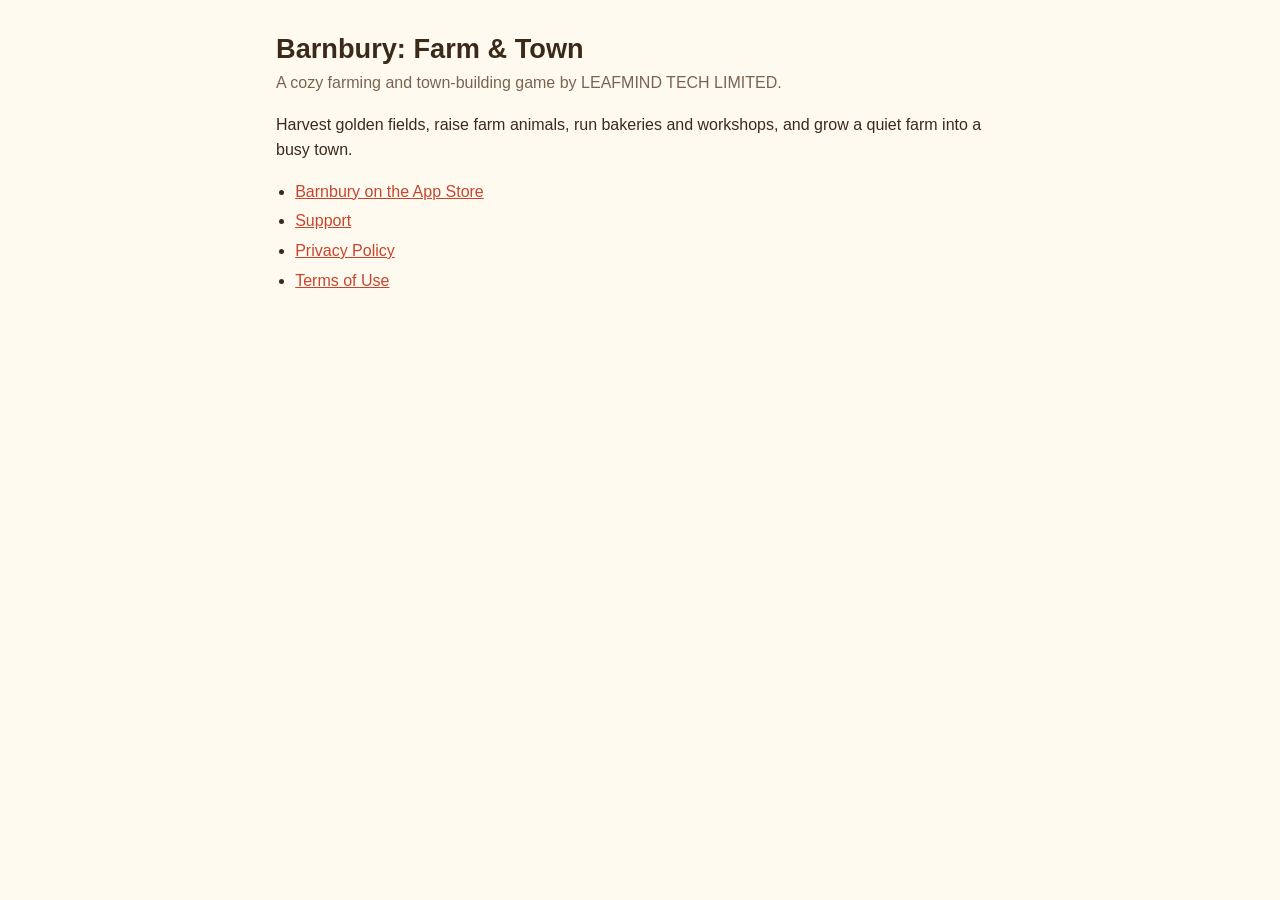
<file: index.html>
<!doctype html>
<html lang="en">
<head>
<meta charset="utf-8">
<meta name="viewport" content="width=device-width, initial-scale=1">
<title>Barnbury: Farm &amp; Town</title>
<link rel="stylesheet" href="style.css">
</head>
<body>
<main>
<h1>Barnbury: Farm &amp; Town</h1>
<p class="meta">A cozy farming and town-building game by LEAFMIND TECH LIMITED.</p>
<p>Harvest golden fields, raise farm animals, run bakeries and workshops, and grow a quiet farm into a busy town.</p>
<ul>
<li><a href="https://apps.apple.com/app/id6826962132">Barnbury on the App Store</a></li>
<li><a href="support.html">Support</a></li>
<li><a href="privacy.html">Privacy Policy</a></li>
<li><a href="https://www.apple.com/legal/internet-services/itunes/dev/stdeula/">Terms of Use</a></li>
</ul>
</main>
</body>
</html>
</file>
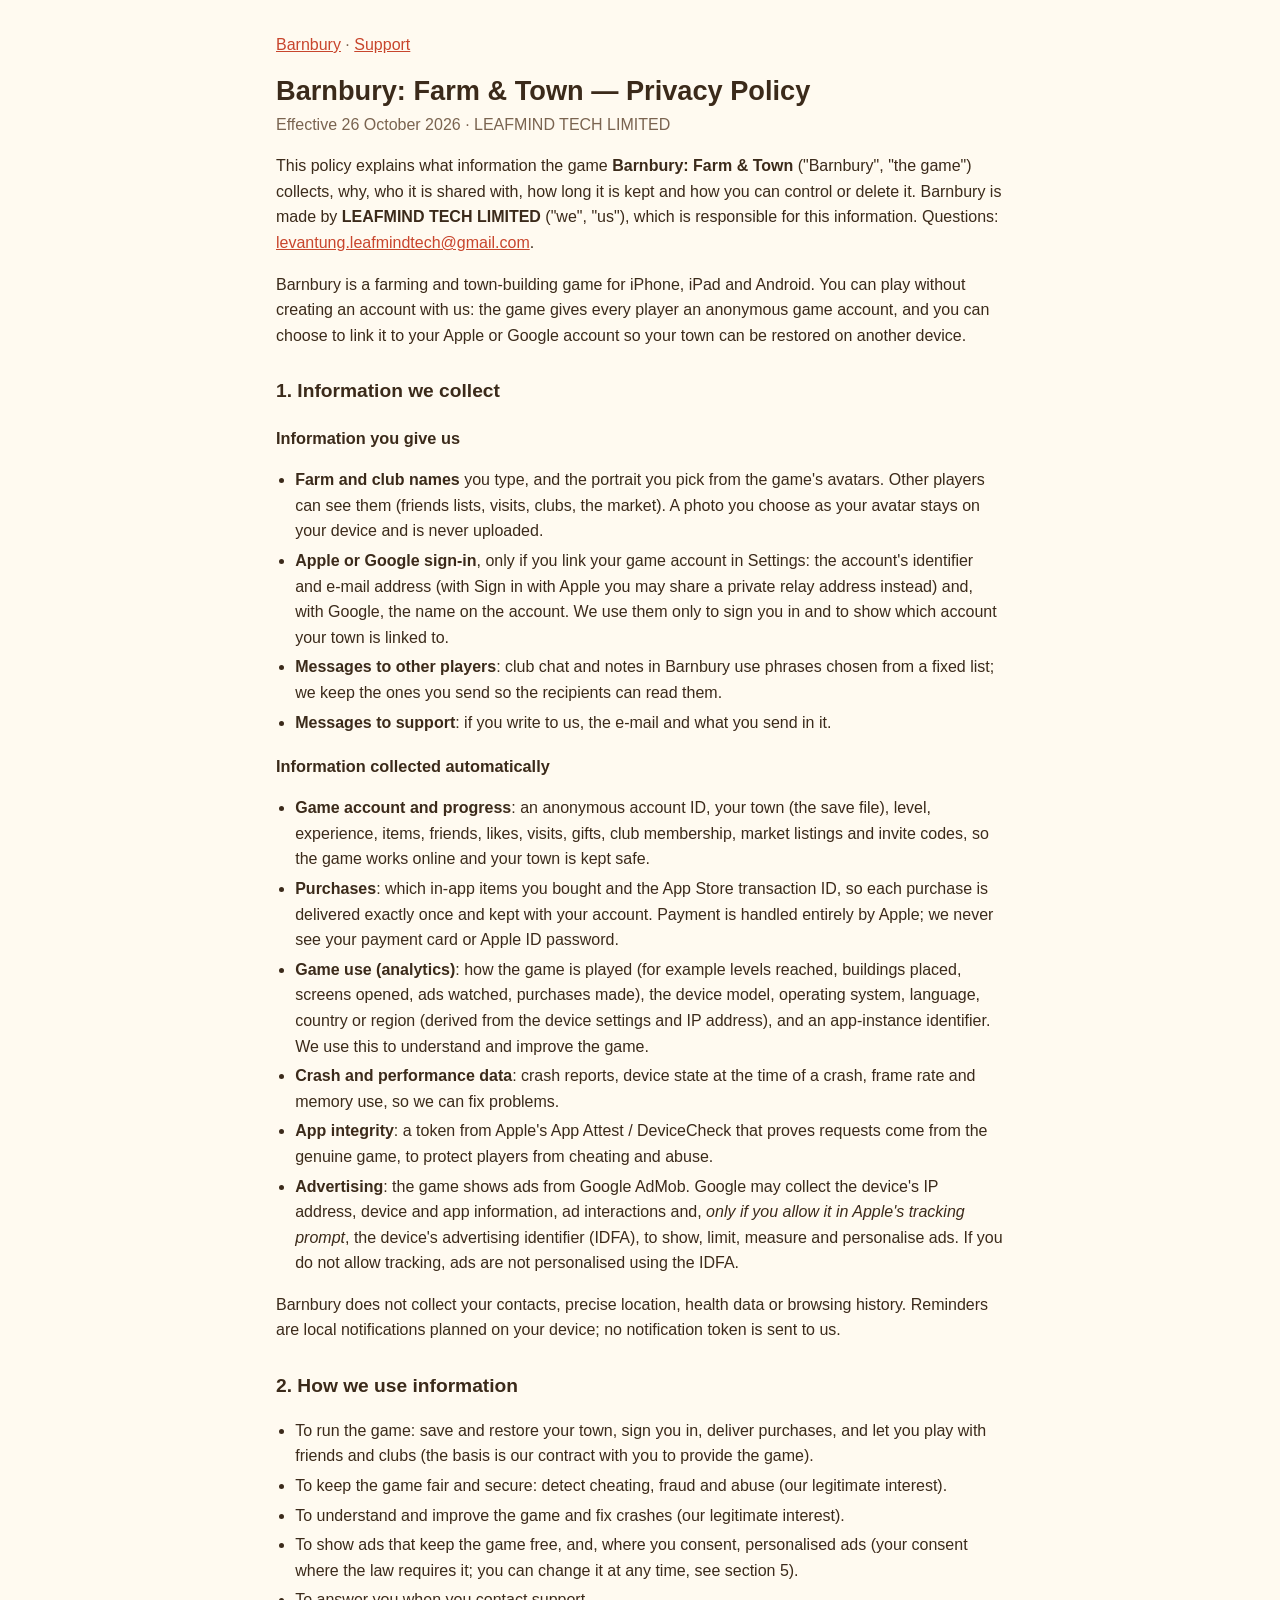
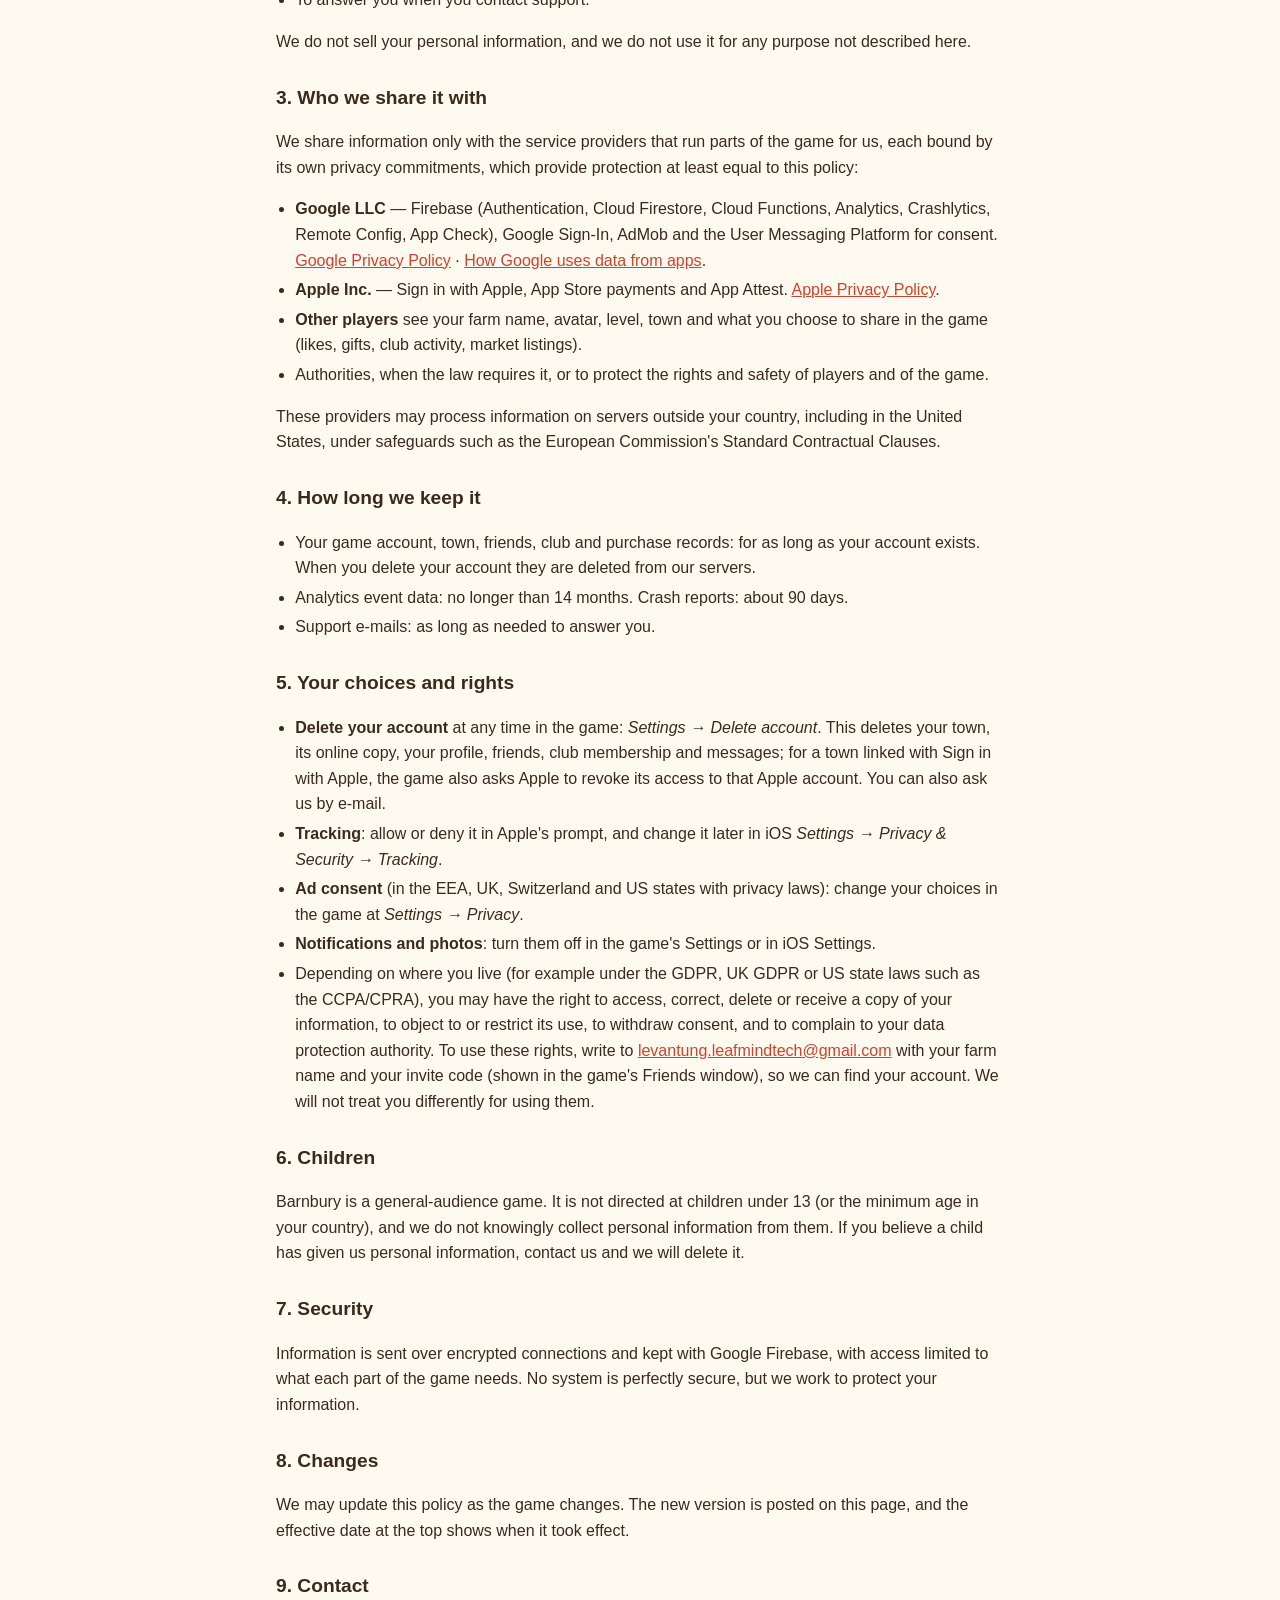
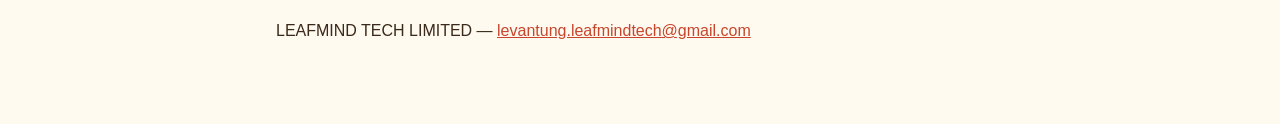
<file: privacy.html>
<!doctype html>
<html lang="en">
<head>
<meta charset="utf-8">
<meta name="viewport" content="width=device-width, initial-scale=1">
<title>Barnbury Privacy Policy</title>
<link rel="stylesheet" href="style.css">
</head>
<body>
<main>
<p class="crumbs"><a href="./">Barnbury</a> · <a href="support.html">Support</a></p>
<h1>Barnbury: Farm &amp; Town — Privacy Policy</h1>
<p class="meta">Effective 26 October 2026 · LEAFMIND TECH LIMITED</p>

<p>This policy explains what information the game <strong>Barnbury: Farm &amp; Town</strong> ("Barnbury", "the game")
collects, why, who it is shared with, how long it is kept and how you can control or delete it. Barnbury is made by
<strong>LEAFMIND TECH LIMITED</strong> ("we", "us"), which is responsible for this information. Questions:
<a href="mailto:levantung.leafmindtech@gmail.com">levantung.leafmindtech@gmail.com</a>.</p>

<p>Barnbury is a farming and town-building game for iPhone, iPad and Android. You can play without creating an
account with us: the game gives every player an anonymous game account, and you can choose to link it to your Apple or
Google account so your town can be restored on another device.</p>

<h2>1. Information we collect</h2>

<h3>Information you give us</h3>
<ul>
<li><strong>Farm and club names</strong> you type, and the portrait you pick from the game's avatars. Other players can
see them (friends lists, visits, clubs, the market). A photo you choose as your avatar stays on your device and is never
uploaded.</li>
<li><strong>Apple or Google sign-in</strong>, only if you link your game account in Settings: the account's identifier
and e-mail address (with Sign in with Apple you may share a private relay address instead) and, with Google, the name
on the account. We use them only to sign you in and to show which account your town is linked to.</li>
<li><strong>Messages to other players</strong>: club chat and notes in Barnbury use phrases chosen from a fixed list;
we keep the ones you send so the recipients can read them.</li>
<li><strong>Messages to support</strong>: if you write to us, the e-mail and what you send in it.</li>
</ul>

<h3>Information collected automatically</h3>
<ul>
<li><strong>Game account and progress</strong>: an anonymous account ID, your town (the save file), level, experience,
items, friends, likes, visits, gifts, club membership, market listings and invite codes, so the game works online and
your town is kept safe.</li>
<li><strong>Purchases</strong>: which in-app items you bought and the App Store transaction ID, so each purchase is
delivered exactly once and kept with your account. Payment is handled entirely by Apple; we never see your payment
card or Apple ID password.</li>
<li><strong>Game use (analytics)</strong>: how the game is played (for example levels reached, buildings placed, screens
opened, ads watched, purchases made), the device model, operating system, language, country or region (derived from the
device settings and IP address), and an app-instance identifier. We use this to understand and improve the game.</li>
<li><strong>Crash and performance data</strong>: crash reports, device state at the time of a crash, frame rate and memory
use, so we can fix problems.</li>
<li><strong>App integrity</strong>: a token from Apple's App Attest / DeviceCheck that proves requests come from the
genuine game, to protect players from cheating and abuse.</li>
<li><strong>Advertising</strong>: the game shows ads from Google AdMob. Google may collect the device's IP address,
device and app information, ad interactions and, <em>only if you allow it in Apple's tracking prompt</em>, the device's
advertising identifier (IDFA), to show, limit, measure and personalise ads. If you do not allow tracking, ads are
not personalised using the IDFA.</li>
</ul>
<p>Barnbury does not collect your contacts, precise location, health data or browsing history. Reminders are local
notifications planned on your device; no notification token is sent to us.</p>

<h2>2. How we use information</h2>
<ul>
<li>To run the game: save and restore your town, sign you in, deliver purchases, and let you play with friends and
clubs (the basis is our contract with you to provide the game).</li>
<li>To keep the game fair and secure: detect cheating, fraud and abuse (our legitimate interest).</li>
<li>To understand and improve the game and fix crashes (our legitimate interest).</li>
<li>To show ads that keep the game free, and, where you consent, personalised ads (your consent where the law requires
it; you can change it at any time, see section 5).</li>
<li>To answer you when you contact support.</li>
</ul>
<p>We do not sell your personal information, and we do not use it for any purpose not described here.</p>

<h2>3. Who we share it with</h2>
<p>We share information only with the service providers that run parts of the game for us, each bound by its own
privacy commitments, which provide protection at least equal to this policy:</p>
<ul>
<li><strong>Google LLC</strong> — Firebase (Authentication, Cloud Firestore, Cloud Functions, Analytics, Crashlytics,
Remote Config, App Check), Google Sign-In, AdMob and the User Messaging Platform for consent.
<a href="https://policies.google.com/privacy">Google Privacy Policy</a> ·
<a href="https://policies.google.com/technologies/partner-sites">How Google uses data from apps</a>.</li>
<li><strong>Apple Inc.</strong> — Sign in with Apple, App Store payments and App Attest.
<a href="https://www.apple.com/legal/privacy/">Apple Privacy Policy</a>.</li>
<li><strong>Other players</strong> see your farm name, avatar, level, town and what you choose to share in the game
(likes, gifts, club activity, market listings).</li>
<li>Authorities, when the law requires it, or to protect the rights and safety of players and of the game.</li>
</ul>
<p>These providers may process information on servers outside your country, including in the United States, under
safeguards such as the European Commission's Standard Contractual Clauses.</p>

<h2>4. How long we keep it</h2>
<ul>
<li>Your game account, town, friends, club and purchase records: for as long as your account exists. When you delete
your account they are deleted from our servers.</li>
<li>Analytics event data: no longer than 14 months. Crash reports: about 90 days.</li>
<li>Support e-mails: as long as needed to answer you.</li>
</ul>

<h2>5. Your choices and rights</h2>
<ul>
<li><strong>Delete your account</strong> at any time in the game: <em>Settings → Delete account</em>. This deletes
your town, its online copy, your profile, friends, club membership and messages; for a town linked with Sign in with
Apple, the game also asks Apple to revoke its access to that Apple account. You can also ask us by e-mail.</li>
<li><strong>Tracking</strong>: allow or deny it in Apple's prompt, and change it later in iOS <em>Settings → Privacy &amp;
Security → Tracking</em>.</li>
<li><strong>Ad consent</strong> (in the EEA, UK, Switzerland and US states with privacy laws): change your choices in the
game at <em>Settings → Privacy</em>.</li>
<li><strong>Notifications and photos</strong>: turn them off in the game's Settings or in iOS Settings.</li>
<li>Depending on where you live (for example under the GDPR, UK GDPR or US state laws such as the CCPA/CPRA), you may
have the right to access, correct, delete or receive a copy of your information, to object to or restrict its use, to
withdraw consent, and to complain to your data protection authority. To use these rights, write to
<a href="mailto:levantung.leafmindtech@gmail.com">levantung.leafmindtech@gmail.com</a> with your farm name and
your invite code (shown in the game's Friends window), so we can find your account. We will not treat you differently for using them.</li>
</ul>

<h2>6. Children</h2>
<p>Barnbury is a general-audience game. It is not directed at children under 13 (or the minimum age in your country),
and we do not knowingly collect personal information from them. If you believe a child has given us personal
information, contact us and we will delete it.</p>

<h2>7. Security</h2>
<p>Information is sent over encrypted connections and kept with Google Firebase, with access limited to what each part
of the game needs. No system is perfectly secure, but we work to protect your information.</p>

<h2>8. Changes</h2>
<p>We may update this policy as the game changes. The new version is posted on this page, and the effective date at the
top shows when it took effect.</p>

<h2>9. Contact</h2>
<p>LEAFMIND TECH LIMITED — <a href="mailto:levantung.leafmindtech@gmail.com">levantung.leafmindtech@gmail.com</a></p>
</main>
</body>
</html>
</file>
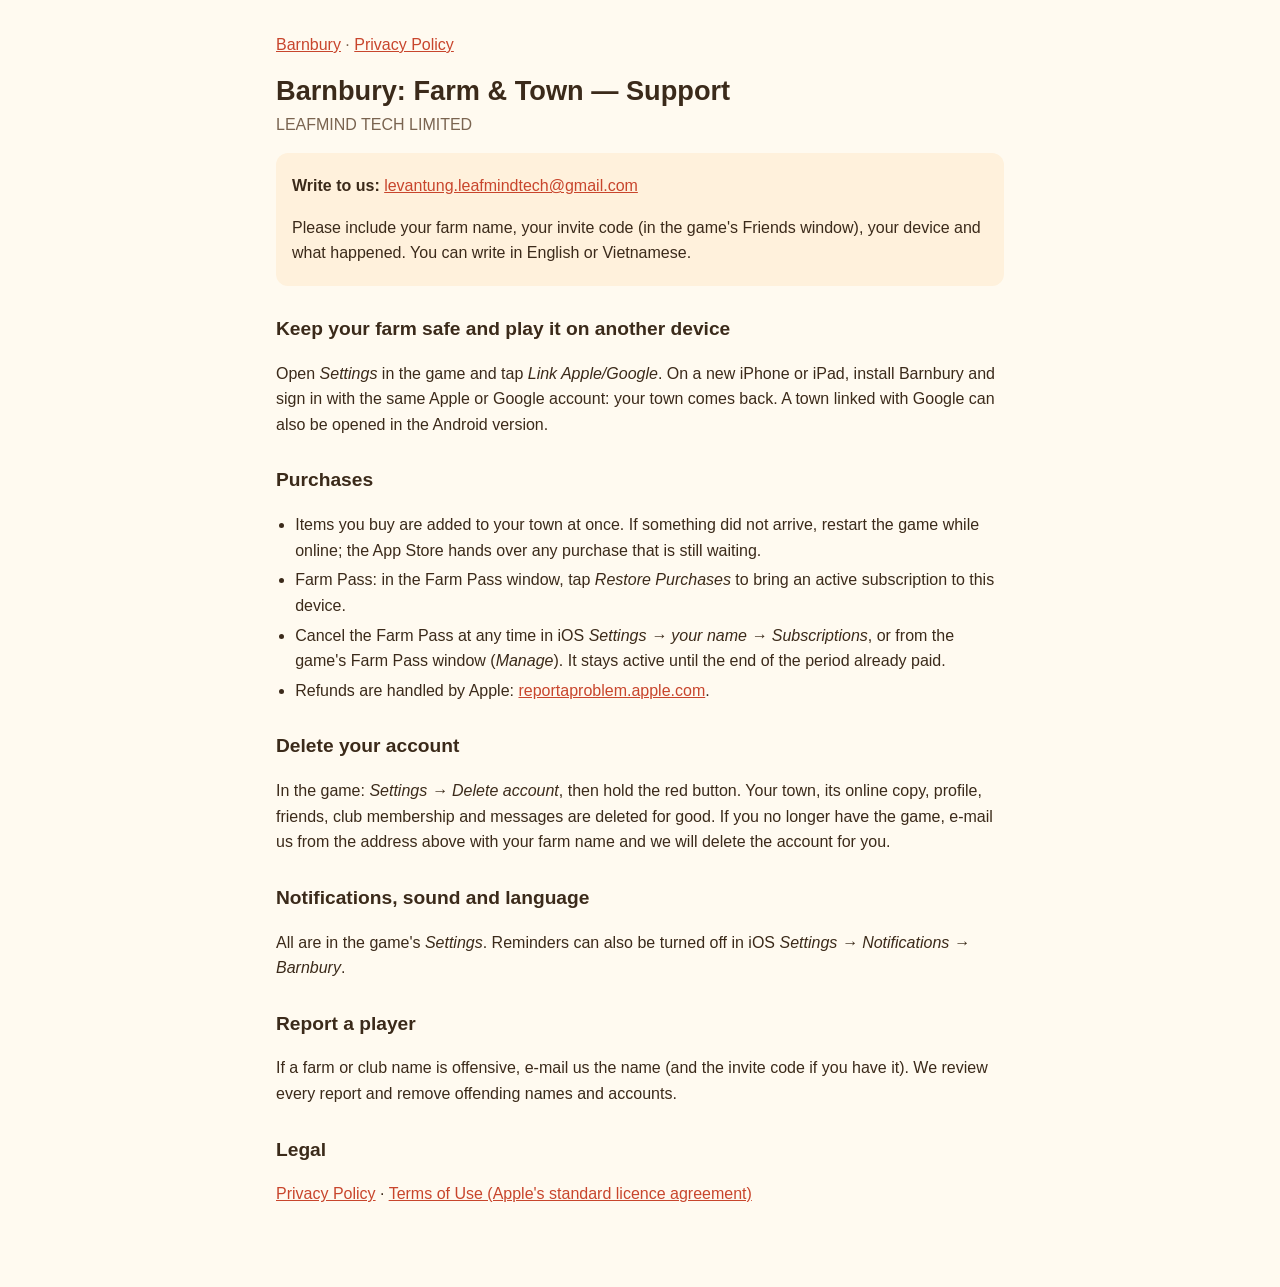
<file: support.html>
<!doctype html>
<html lang="en">
<head>
<meta charset="utf-8">
<meta name="viewport" content="width=device-width, initial-scale=1">
<title>Barnbury Support</title>
<link rel="stylesheet" href="style.css">
</head>
<body>
<main>
<p class="crumbs"><a href="./">Barnbury</a> · <a href="privacy.html">Privacy Policy</a></p>
<h1>Barnbury: Farm &amp; Town — Support</h1>
<p class="meta">LEAFMIND TECH LIMITED</p>

<div class="card">
<p><strong>Write to us:</strong> <a href="mailto:levantung.leafmindtech@gmail.com?subject=Barnbury%20support">levantung.leafmindtech@gmail.com</a></p>
<p>Please include your farm name, your invite code (in the game's Friends window), your device and what happened. You
can write in English or Vietnamese.</p>
</div>

<h2>Keep your farm safe and play it on another device</h2>
<p>Open <em>Settings</em> in the game and tap <em>Link Apple/Google</em>. On a new iPhone or iPad, install Barnbury and
sign in with the same Apple or Google account: your town comes back. A town linked with Google can also be opened in
the Android version.</p>

<h2>Purchases</h2>
<ul>
<li>Items you buy are added to your town at once. If something did not arrive, restart the game while online; the App
Store hands over any purchase that is still waiting.</li>
<li>Farm Pass: in the Farm Pass window, tap <em>Restore Purchases</em> to bring an active subscription to this device.</li>
<li>Cancel the Farm Pass at any time in iOS <em>Settings → your name → Subscriptions</em>, or from the game's Farm Pass
window (<em>Manage</em>). It stays active until the end of the period already paid.</li>
<li>Refunds are handled by Apple: <a href="https://reportaproblem.apple.com">reportaproblem.apple.com</a>.</li>
</ul>

<h2>Delete your account</h2>
<p>In the game: <em>Settings → Delete account</em>, then hold the red button. Your town, its online copy, profile,
friends, club membership and messages are deleted for good. If you no longer have the game, e-mail us from the address
above with your farm name and we will delete the account for you.</p>

<h2>Notifications, sound and language</h2>
<p>All are in the game's <em>Settings</em>. Reminders can also be turned off in iOS <em>Settings → Notifications →
Barnbury</em>.</p>

<h2>Report a player</h2>
<p>If a farm or club name is offensive, e-mail us the name (and the invite code if you have it). We review every report
and remove offending names and accounts.</p>

<h2>Legal</h2>
<p><a href="privacy.html">Privacy Policy</a> ·
<a href="https://www.apple.com/legal/internet-services/itunes/dev/stdeula/">Terms of Use (Apple's standard licence
agreement)</a></p>
</main>
</body>
</html>
</file>
<file: style.css>
:root { --bg: #fffaf0; --ink: #3b2a1a; --muted: #7a6450; --accent: #c8452c; --card: #fff1dc; }
@media (prefers-color-scheme: dark) { :root { --bg: #1d1712; --ink: #f2e6d6; --muted: #b9a58f; --accent: #ff8a5c; --card: #2a211a; } }
* { box-sizing: border-box; }
body { margin: 0; background: var(--bg); color: var(--ink); font: 16px/1.6 -apple-system, BlinkMacSystemFont, "Segoe UI", Roboto, sans-serif; }
main { max-width: 760px; margin: 0 auto; padding: 32px 16px 64px; }
h1 { font-size: 1.7rem; line-height: 1.25; margin: 0 0 4px; }
h2 { font-size: 1.2rem; margin: 28px 0 8px; }
h3 { font-size: 1.02rem; margin: 18px 0 6px; }
a { color: var(--accent); }
.meta, .crumbs { color: var(--muted); margin-top: 0; }
.card { background: var(--card); border-radius: 12px; padding: 4px 16px; margin: 16px 0; }
ul { padding-left: 1.2rem; }
li { margin: 4px 0; }
</file>
